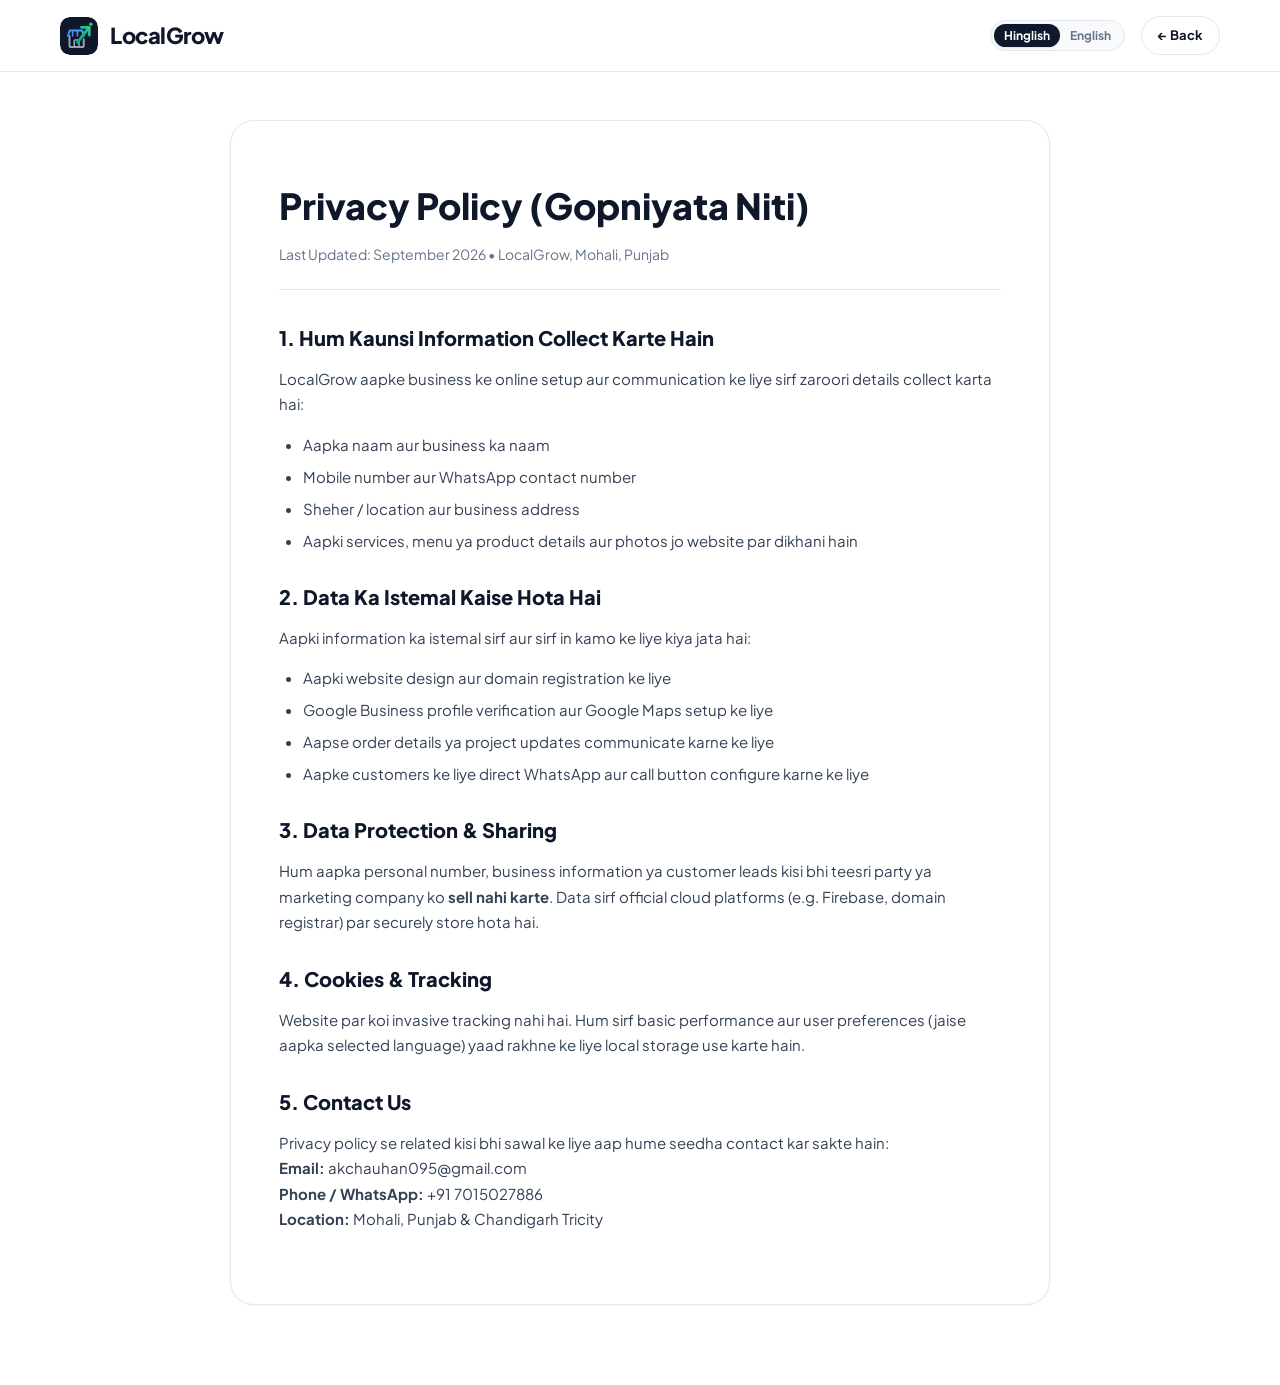
<file: privacy-policy.html>
<!DOCTYPE html>
<html lang="hi-Latn">
<head>
  <meta charset="UTF-8" />
  <meta name="viewport" content="width=device-width, initial-scale=1.0" />
  <title>Privacy Policy | LocalGrow — Aapka Business. Online Strong.</title>
  <meta name="robots" content="noindex, follow" />
  <link rel="icon" type="image/svg+xml" href="assets/logo.svg" />
  <link rel="stylesheet" href="css/style.css" />
</head>
<body>

  <!-- Header -->
  <header class="site-header">
    <div class="container header-container">
      <a href="index.html" class="brand-logo">
        <img src="assets/logo.svg" alt="LocalGrow Logo" width="38" height="38" />
        <span>LocalGrow</span>
      </a>
      <div style="display: flex; gap: 1rem; align-items: center;">
        <div class="lang-switcher">
          <button type="button" class="lang-btn active" data-lang="hinglish">Hinglish</button>
          <button type="button" class="lang-btn" data-lang="en">English</button>
        </div>
        <a href="index.html" class="btn btn-outline btn-sm">← Back</a>
      </div>
    </div>
  </header>

  <!-- Legal Content -->
  <main class="container">
    <article class="legal-container">
      <div class="legal-header">
        <h1 class="legal-title">Privacy Policy (Gopniyata Niti)</h1>
        <p class="legal-meta">Last Updated: September 2026 • LocalGrow, Mohali, Punjab</p>
      </div>

      <div class="legal-body">
        <div id="content-hinglish">
          <h2>1. Hum Kaunsi Information Collect Karte Hain</h2>
          <p>
            LocalGrow aapke business ke online setup aur communication ke liye sirf zaroori details collect karta hai:
          </p>
          <ul>
            <li>Aapka naam aur business ka naam</li>
            <li>Mobile number aur WhatsApp contact number</li>
            <li>Sheher / location aur business address</li>
            <li>Aapki services, menu ya product details aur photos jo website par dikhani hain</li>
          </ul>

          <h2>2. Data Ka Istemal Kaise Hota Hai</h2>
          <p>
            Aapki information ka istemal sirf aur sirf in kamo ke liye kiya jata hai:
          </p>
          <ul>
            <li>Aapki website design aur domain registration ke liye</li>
            <li>Google Business profile verification aur Google Maps setup ke liye</li>
            <li>Aapse order details ya project updates communicate karne ke liye</li>
            <li>Aapke customers ke liye direct WhatsApp aur call button configure karne ke liye</li>
          </ul>

          <h2>3. Data Protection & Sharing</h2>
          <p>
            Hum aapka personal number, business information ya customer leads kisi bhi teesri party ya marketing company ko <strong>sell nahi karte</strong>. Data sirf official cloud platforms (e.g. Firebase, domain registrar) par securely store hota hai.
          </p>

          <h2>4. Cookies & Tracking</h2>
          <p>
            Website par koi invasive tracking nahi hai. Hum sirf basic performance aur user preferences (jaise aapka selected language) yaad rakhne ke liye local storage use karte hain.
          </p>

          <h2>5. Contact Us</h2>
          <p>
            Privacy policy se related kisi bhi sawal ke liye aap hume seedha contact kar sakte hain:
            <br/><strong>Email:</strong> akchauhan095@gmail.com
            <br/><strong>Phone / WhatsApp:</strong> +91 7015027886
            <br/><strong>Location:</strong> Mohali, Punjab & Chandigarh Tricity
          </p>
        </div>

        <div id="content-en" style="display: none;">
          <h2>1. What Information We Collect</h2>
          <p>
            LocalGrow collects only the minimum essential information required to set up your digital business presence:
          </p>
          <ul>
            <li>Your name and registered business name</li>
            <li>Mobile phone and WhatsApp contact numbers</li>
            <li>City, local area, and physical business location</li>
            <li>Business services, menus, price sheets, and photos to be displayed on your website</li>
          </ul>

          <h2>2. How Your Information Is Used</h2>
          <p>
            Collected details are utilized exclusively for the delivery of your contracted services:
          </p>
          <ul>
            <li>Registering your custom domain and provisioning secure cloud hosting</li>
            <li>Configuring Google Business Profile and Google Maps directions</li>
            <li>Communicating project progress, revisions, and status updates</li>
            <li>Configuring direct click-to-call and WhatsApp enquiry triggers for your visitors</li>
          </ul>

          <h2>3. Data Protection & Third Parties</h2>
          <p>
            We <strong>never sell, rent, or distribute</strong> your commercial or contact information to third-party telemarketers or advertising brokers. Data is stored solely on enterprise-grade infrastructure (Firebase / domain registries) with industry standard security.
          </p>

          <h2>4. Cookies & Client Preferences</h2>
          <p>
            We do not use intrusive surveillance trackers. We employ lightweight client-side storage solely to preserve your preferred site language and ensure smooth responsiveness.
          </p>

          <h2>5. Contact & Data Access</h2>
          <p>
            For privacy inquiries or data update requests, please reach us directly:
            <br/><strong>Email:</strong> akchauhan095@gmail.com
            <br/><strong>Phone / WhatsApp:</strong> +91 7015027886
            <br/><strong>Location:</strong> Mohali, Punjab & Chandigarh Tricity
          </p>
        </div>
      </div>
    </article>
  </main>

  <script>
    const langBtns = document.querySelectorAll('.lang-btn');
    const hinglishSec = document.getElementById('content-hinglish');
    const enSec = document.getElementById('content-en');

    langBtns.forEach(btn => {
      btn.addEventListener('click', () => {
        langBtns.forEach(b => b.classList.remove('active'));
        btn.classList.add('active');
        const lang = btn.getAttribute('data-lang');
        if (lang === 'en') {
          hinglishSec.style.display = 'none';
          enSec.style.display = 'block';
        } else {
          hinglishSec.style.display = 'block';
          enSec.style.display = 'none';
        }
      });
    });

    // Sync with saved preference
    const saved = localStorage.getItem('localgrow_lang');
    if (saved === 'en') {
      document.querySelector('.lang-btn[data-lang="en"]')?.click();
    }
  </script>
</body>
</html>
</file>
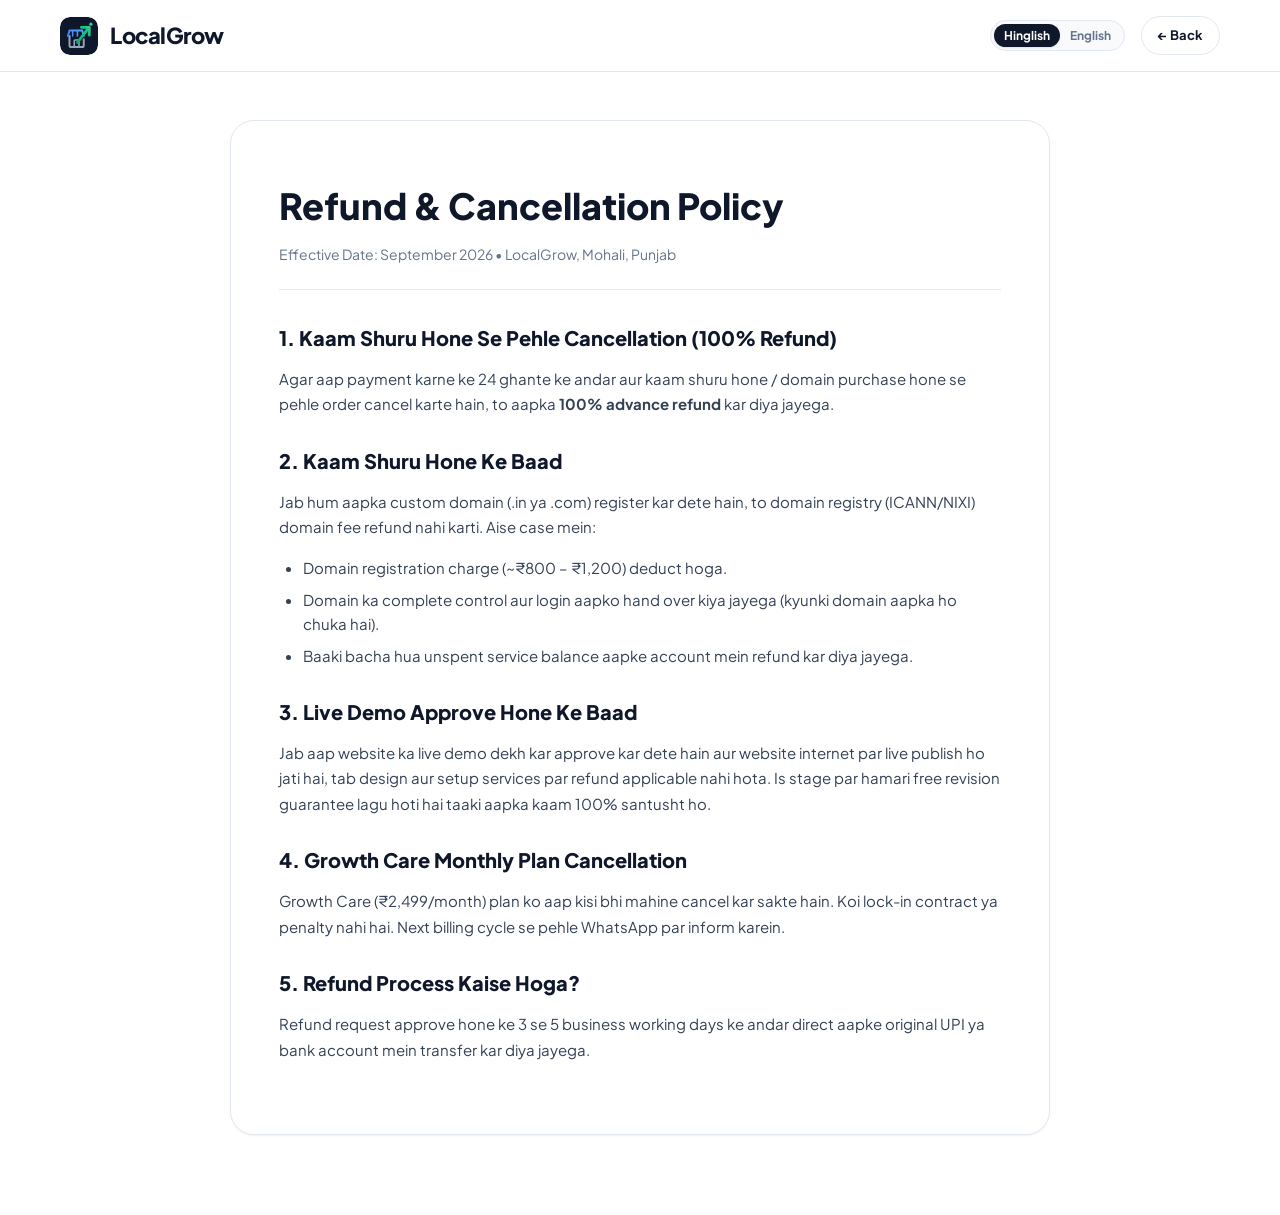
<file: refund-policy.html>
<!DOCTYPE html>
<html lang="hi-Latn">
<head>
  <meta charset="UTF-8" />
  <meta name="viewport" content="width=device-width, initial-scale=1.0" />
  <title>Refund Policy | LocalGrow — Aapka Business. Online Strong.</title>
  <meta name="robots" content="noindex, follow" />
  <link rel="icon" type="image/svg+xml" href="assets/logo.svg" />
  <link rel="stylesheet" href="css/style.css" />
</head>
<body>

  <!-- Header -->
  <header class="site-header">
    <div class="container header-container">
      <a href="index.html" class="brand-logo">
        <img src="assets/logo.svg" alt="LocalGrow Logo" width="38" height="38" />
        <span>LocalGrow</span>
      </a>
      <div style="display: flex; gap: 1rem; align-items: center;">
        <div class="lang-switcher">
          <button type="button" class="lang-btn active" data-lang="hinglish">Hinglish</button>
          <button type="button" class="lang-btn" data-lang="en">English</button>
        </div>
        <a href="index.html" class="btn btn-outline btn-sm">← Back</a>
      </div>
    </div>
  </header>

  <!-- Legal Content -->
  <main class="container">
    <article class="legal-container">
      <div class="legal-header">
        <h1 class="legal-title">Refund & Cancellation Policy</h1>
        <p class="legal-meta">Effective Date: September 2026 • LocalGrow, Mohali, Punjab</p>
      </div>

      <div class="legal-body">
        <div id="content-hinglish">
          <h2>1. Kaam Shuru Hone Se Pehle Cancellation (100% Refund)</h2>
          <p>
            Agar aap payment karne ke 24 ghante ke andar aur kaam shuru hone / domain purchase hone se pehle order cancel karte hain, to aapka <strong>100% advance refund</strong> kar diya jayega.
          </p>

          <h2>2. Kaam Shuru Hone Ke Baad</h2>
          <p>
            Jab hum aapka custom domain (.in ya .com) register kar dete hain, to domain registry (ICANN/NIXI) domain fee refund nahi karti. Aise case mein:
          </p>
          <ul>
            <li>Domain registration charge (~₹800 – ₹1,200) deduct hoga.</li>
            <li>Domain ka complete control aur login aapko hand over kiya jayega (kyunki domain aapka ho chuka hai).</li>
            <li>Baaki bacha hua unspent service balance aapke account mein refund kar diya jayega.</li>
          </ul>

          <h2>3. Live Demo Approve Hone Ke Baad</h2>
          <p>
            Jab aap website ka live demo dekh kar approve kar dete hain aur website internet par live publish ho jati hai, tab design aur setup services par refund applicable nahi hota. Is stage par hamari free revision guarantee lagu hoti hai taaki aapka kaam 100% santusht ho.
          </p>

          <h2>4. Growth Care Monthly Plan Cancellation</h2>
          <p>
            Growth Care (₹2,499/month) plan ko aap kisi bhi mahine cancel kar sakte hain. Koi lock-in contract ya penalty nahi hai. Next billing cycle se pehle WhatsApp par inform karein.
          </p>

          <h2>5. Refund Process Kaise Hoga?</h2>
          <p>
            Refund request approve hone ke 3 se 5 business working days ke andar direct aapke original UPI ya bank account mein transfer kar diya jayega.
          </p>
        </div>

        <div id="content-en" style="display: none;">
          <h2>1. Cancellation Prior to Project Mobilization (100% Refund)</h2>
          <p>
            If a cancellation request is lodged within 24 hours of initial advance payment and prior to domain purchasing or design mobilization, a <strong>100% refund</strong> is immediately credited.
          </p>

          <h2>2. Cancellations Mid-Way (After Domain Purchase)</h2>
          <p>
            Once a top-level domain (.in or .com) has been registered, third-party registrar fees are non-refundable under global registry policy. In such events:
          </p>
          <ul>
            <li>The wholesale domain registry disbursement (~₹800 – ₹1,200) is deducted.</li>
            <li>Full DNS and domain administrative credentials are fully transferred to the client.</li>
            <li>The remainder of the unspent service advance is promptly refunded.</li>
          </ul>

          <h2>3. Post-Delivery & Launch Stage</h2>
          <p>
            Following preview approval and live DNS propagation to production servers, one-time engineering fees become non-refundable. At this juncture, our included revision rounds ensure any fine-tuning requirements are fully resolved to client satisfaction.
          </p>

          <h2>4. Growth Care Subscription Cancellation</h2>
          <p>
            Clients subscribed to Growth Care (₹2,499/month) may discontinue ongoing maintenance at any time prior to the commencement of the subsequent calendar billing cycle without exit charges.
          </p>

          <h2>5. Processing & Settlement Mechanism</h2>
          <p>
            Approved refunds are credited within 3 to 5 business days directly back to the client’s originating UPI handle or verified Indian bank account.
          </p>
        </div>
      </div>
    </article>
  </main>

  <script>
    const langBtns = document.querySelectorAll('.lang-btn');
    const hinglishSec = document.getElementById('content-hinglish');
    const enSec = document.getElementById('content-en');

    langBtns.forEach(btn => {
      btn.addEventListener('click', () => {
        langBtns.forEach(b => b.classList.remove('active'));
        btn.classList.add('active');
        const lang = btn.getAttribute('data-lang');
        if (lang === 'en') {
          hinglishSec.style.display = 'none';
          enSec.style.display = 'block';
        } else {
          hinglishSec.style.display = 'block';
          enSec.style.display = 'none';
        }
      });
    });

    const saved = localStorage.getItem('localgrow_lang');
    if (saved === 'en') {
      document.querySelector('.lang-btn[data-lang="en"]')?.click();
    }
  </script>
</body>
</html>
</file>
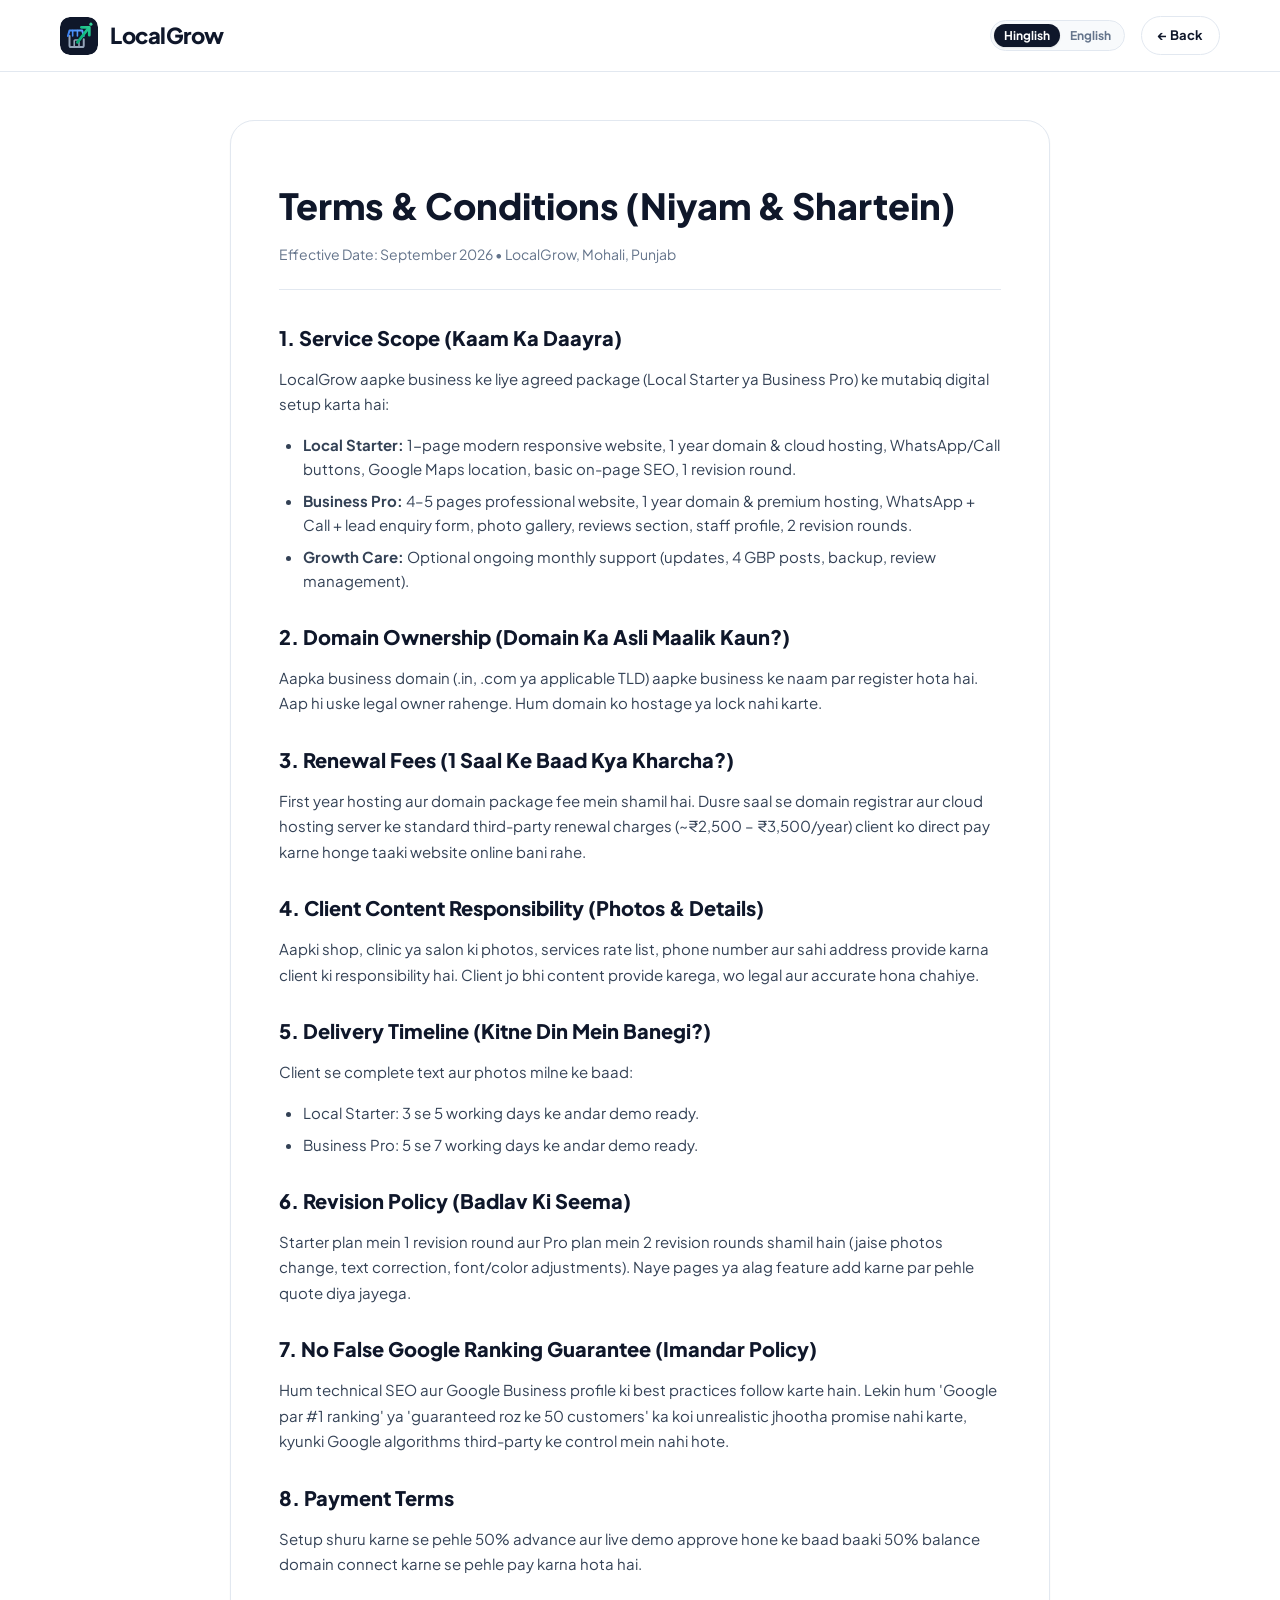
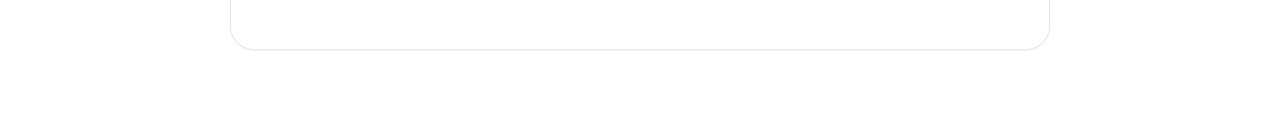
<file: terms-and-conditions.html>
<!DOCTYPE html>
<html lang="hi-Latn">
<head>
  <meta charset="UTF-8" />
  <meta name="viewport" content="width=device-width, initial-scale=1.0" />
  <title>Terms & Conditions | LocalGrow — Aapka Business. Online Strong.</title>
  <meta name="robots" content="noindex, follow" />
  <link rel="icon" type="image/svg+xml" href="assets/logo.svg" />
  <link rel="stylesheet" href="css/style.css" />
</head>
<body>

  <!-- Header -->
  <header class="site-header">
    <div class="container header-container">
      <a href="index.html" class="brand-logo">
        <img src="assets/logo.svg" alt="LocalGrow Logo" width="38" height="38" />
        <span>LocalGrow</span>
      </a>
      <div style="display: flex; gap: 1rem; align-items: center;">
        <div class="lang-switcher">
          <button type="button" class="lang-btn active" data-lang="hinglish">Hinglish</button>
          <button type="button" class="lang-btn" data-lang="en">English</button>
        </div>
        <a href="index.html" class="btn btn-outline btn-sm">← Back</a>
      </div>
    </div>
  </header>

  <!-- Legal Content -->
  <main class="container">
    <article class="legal-container">
      <div class="legal-header">
        <h1 class="legal-title">Terms & Conditions (Niyam & Shartein)</h1>
        <p class="legal-meta">Effective Date: September 2026 • LocalGrow, Mohali, Punjab</p>
      </div>

      <div class="legal-body">
        <div id="content-hinglish">
          <h2>1. Service Scope (Kaam Ka Daayra)</h2>
          <p>
            LocalGrow aapke business ke liye agreed package (Local Starter ya Business Pro) ke mutabiq digital setup karta hai:
          </p>
          <ul>
            <li><strong>Local Starter:</strong> 1-page modern responsive website, 1 year domain & cloud hosting, WhatsApp/Call buttons, Google Maps location, basic on-page SEO, 1 revision round.</li>
            <li><strong>Business Pro:</strong> 4–5 pages professional website, 1 year domain & premium hosting, WhatsApp + Call + lead enquiry form, photo gallery, reviews section, staff profile, 2 revision rounds.</li>
            <li><strong>Growth Care:</strong> Optional ongoing monthly support (updates, 4 GBP posts, backup, review management).</li>
          </ul>

          <h2>2. Domain Ownership (Domain Ka Asli Maalik Kaun?)</h2>
          <p>
            Aapka business domain (.in, .com ya applicable TLD) aapke business ke naam par register hota hai. Aap hi uske legal owner rahenge. Hum domain ko hostage ya lock nahi karte.
          </p>

          <h2>3. Renewal Fees (1 Saal Ke Baad Kya Kharcha?)</h2>
          <p>
            First year hosting aur domain package fee mein shamil hai. Dusre saal se domain registrar aur cloud hosting server ke standard third-party renewal charges (~₹2,500 – ₹3,500/year) client ko direct pay karne honge taaki website online bani rahe.
          </p>

          <h2>4. Client Content Responsibility (Photos & Details)</h2>
          <p>
            Aapki shop, clinic ya salon ki photos, services rate list, phone number aur sahi address provide karna client ki responsibility hai. Client jo bhi content provide karega, wo legal aur accurate hona chahiye.
          </p>

          <h2>5. Delivery Timeline (Kitne Din Mein Banegi?)</h2>
          <p>
            Client se complete text aur photos milne ke baad:
          </p>
          <ul>
            <li>Local Starter: 3 se 5 working days ke andar demo ready.</li>
            <li>Business Pro: 5 se 7 working days ke andar demo ready.</li>
          </ul>

          <h2>6. Revision Policy (Badlav Ki Seema)</h2>
          <p>
            Starter plan mein 1 revision round aur Pro plan mein 2 revision rounds shamil hain (jaise photos change, text correction, font/color adjustments). Naye pages ya alag feature add karne par pehle quote diya jayega.
          </p>

          <h2>7. No False Google Ranking Guarantee (Imandar Policy)</h2>
          <p>
            Hum technical SEO aur Google Business profile ki best practices follow karte hain. Lekin hum 'Google par #1 ranking' ya 'guaranteed roz ke 50 customers' ka koi unrealistic jhootha promise nahi karte, kyunki Google algorithms third-party ke control mein nahi hote.
          </p>

          <h2>8. Payment Terms</h2>
          <p>
            Setup shuru karne se pehle 50% advance aur live demo approve hone ke baad baaki 50% balance domain connect karne se pehle pay karna hota hai.
          </p>
        </div>

        <div id="content-en" style="display: none;">
          <h2>1. Service Scope & Deliverables</h2>
          <p>
            LocalGrow delivers digital setup services based strictly on the selected tier:
          </p>
          <ul>
            <li><strong>Local Starter:</strong> 1-page modern responsive website, 1 year business domain & hosting, WhatsApp/Call buttons, Google Maps location, basic local SEO, 1 revision round.</li>
            <li><strong>Business Pro:</strong> 4–5 page professional website, 1 year business domain & high-speed hosting, WhatsApp + Call + interactive enquiry form, gallery, reviews section, staff profile, 2 revision rounds.</li>
            <li><strong>Growth Care:</strong> Optional ongoing monthly maintenance (content updates, 4 Google profile posts, security monitoring, review support).</li>
          </ul>

          <h2>2. Domain Ownership Guarantee</h2>
          <p>
            Your custom business domain name is registered directly under your business name. You retain 100% full legal ownership. LocalGrow does not withhold credentials or restrict administrative control.
          </p>

          <h2>3. Year 2 Renewals & Transparency</h2>
          <p>
            The one-time setup price covers 12 continuous months of domain registration and cloud server hosting. To keep the website active beyond Year 1, standard pass-through third-party renewal charges (~₹2,500 – ₹3,500/year) apply.
          </p>

          <h2>4. Client Asset & Content Responsibilities</h2>
          <p>
            The client is responsible for supplying high-resolution photographs, authentic pricing, service descriptions, and operating hours. All supplied materials must be legally owned by the client.
          </p>

          <h2>5. Delivery Timelines</h2>
          <p>
            Commencing upon full receipt of necessary text, photos, and verification documents:
          </p>
          <ul>
            <li>Local Starter: 3 to 5 business days for preview deployment.</li>
            <li>Business Pro: 5 to 7 business days for preview deployment.</li>
          </ul>

          <h2>6. Revision Boundaries</h2>
          <p>
            Included revisions (1 round for Starter, 2 rounds for Pro) cover cosmetic styling, typography, copy refinements, and image swaps. Substantive architectural changes outside agreed scope are estimated separately upfront.
          </p>

          <h2>7. Realistic SEO & Disclaimer of Hype</h2>
          <p>
            We implement industry-standard on-page semantic SEO and Google Business setup. We strictly disclaim any guarantee of #1 ranking positions or guaranteed volumes of commercial inquiries, as search algorithms remain governed independently by search engines.
          </p>

          <h2>8. Payment Structure</h2>
          <p>
            A 50% mobilization advance is payable prior to project initiation, with the remaining 50% balance settled upon client approval of the staging preview before final domain binding.
          </p>
        </div>
      </div>
    </article>
  </main>

  <script>
    const langBtns = document.querySelectorAll('.lang-btn');
    const hinglishSec = document.getElementById('content-hinglish');
    const enSec = document.getElementById('content-en');

    langBtns.forEach(btn => {
      btn.addEventListener('click', () => {
        langBtns.forEach(b => b.classList.remove('active'));
        btn.classList.add('active');
        const lang = btn.getAttribute('data-lang');
        if (lang === 'en') {
          hinglishSec.style.display = 'none';
          enSec.style.display = 'block';
        } else {
          hinglishSec.style.display = 'block';
          enSec.style.display = 'none';
        }
      });
    });

    const saved = localStorage.getItem('localgrow_lang');
    if (saved === 'en') {
      document.querySelector('.lang-btn[data-lang="en"]')?.click();
    }
  </script>
</body>
</html>
</file>
<file: css/style.css>
/* ==========================================================================
   LocalGrow — Production Design System & Stylesheet
   Tagline: "Aapka Business. Online Strong."
   Style: Mobile-First, Modern, Transparent, High-Trust, Clean Aesthetics
   ========================================================================== */

@import url('https://fonts.googleapis.com/css2?family=Plus+Jakarta+Sans:wght@400;500;600;700;800&display=swap');

/* --- CSS Variables & Design Tokens --- */
:root {
  --font-family: 'Plus Jakarta Sans', -apple-system, BlinkMacSystemFont, 'Segoe UI', Roboto, sans-serif;
  
  /* Palette */
  --color-primary: #0F172A;       /* Deep Navy / Trust */
  --color-primary-light: #1E293B; /* Slate Navy */
  --color-primary-muted: #334155;
  
  --color-accent: #10B981;        /* Growth Emerald */
  --color-accent-hover: #059669;
  --color-accent-soft: #ECFDF5;   /* Mint Tint */
  --color-accent-border: #A7F3D0;
  
  --color-blue: #2563EB;          /* Friendly Tech Blue */
  --color-blue-soft: #EFF6FF;
  --color-blue-border: #BFDBFE;
  
  --color-bg: #FFFFFF;
  --color-surface: #F8FAFC;
  --color-surface-card: #FFFFFF;
  --color-surface-hover: #F1F5F9;
  
  --color-border: #E2E8F0;
  --color-border-subtle: #F1F5F9;
  
  --color-text: #0F172A;
  --color-text-muted: #64748B;
  --color-text-subtle: #94A3B8;
  
  --color-danger: #EF4444;
  --color-danger-soft: #FEF2F2;
  --color-warning: #F59E0B;
  --color-warning-soft: #FFFBEB;
  
  /* Elevation & Shadows */
  --shadow-sm: 0 1px 2px 0 rgba(15, 23, 42, 0.05);
  --shadow-md: 0 4px 6px -1px rgba(15, 23, 42, 0.07), 0 2px 4px -2px rgba(15, 23, 42, 0.05);
  --shadow-lg: 0 10px 15px -3px rgba(15, 23, 42, 0.08), 0 4px 6px -4px rgba(15, 23, 42, 0.04);
  --shadow-xl: 0 20px 25px -5px rgba(15, 23, 42, 0.1), 0 8px 10px -6px rgba(15, 23, 42, 0.06);
  --shadow-card: 0 1px 3px rgba(0, 0, 0, 0.05), 0 10px 20px -5px rgba(15, 23, 42, 0.04);
  
  /* Radii */
  --radius-sm: 8px;
  --radius-md: 12px;
  --radius-lg: 16px;
  --radius-xl: 24px;
  --radius-pill: 9999px;
  
  /* Spacing */
  --container-max: 1200px;
  --nav-height: 72px;
  --mobile-bar-height: 64px;
}

/* --- Base & Reset --- */
*, *::before, *::after {
  box-sizing: border-box;
  margin: 0;
  padding: 0;
}

html {
  font-family: var(--font-family);
  font-size: 16px;
  scroll-behavior: smooth;
  -webkit-text-size-adjust: 100%;
  color: var(--color-text);
  background-color: var(--color-bg);
}

body {
  line-height: 1.6;
  overflow-x: hidden;
  padding-bottom: var(--mobile-bar-height); /* Space for sticky mobile bar */
}

@media (min-width: 1024px) {
  body {
    padding-bottom: 0;
  }
}

img, svg {
  display: block;
  max-width: 100%;
}

a {
  color: inherit;
  text-decoration: none;
  transition: color 0.2s ease;
}

button {
  font-family: inherit;
  cursor: pointer;
  border: none;
  background: none;
}

ul, ol {
  list-style: none;
}

:focus-visible {
  outline: 2px solid var(--color-accent);
  outline-offset: 3px;
}

/* --- Layout Utility --- */
.container {
  width: 100%;
  max-width: var(--container-max);
  margin-left: auto;
  margin-right: auto;
  padding-left: 1.25rem;
  padding-right: 1.25rem;
}

.section {
  padding: 4.5rem 0;
}

@media (max-width: 768px) {
  .section {
    padding: 3.25rem 0;
  }
}

.section-alt {
  background-color: var(--color-surface);
  border-top: 1px solid var(--color-border);
  border-bottom: 1px solid var(--color-border);
}

.section-header {
  text-align: center;
  max-width: 720px;
  margin: 0 auto 3rem auto;
}

.section-tag {
  display: inline-flex;
  align-items: center;
  gap: 0.5rem;
  font-size: 0.8125rem;
  font-weight: 700;
  text-transform: uppercase;
  letter-spacing: 0.05em;
  color: var(--color-accent-hover);
  background-color: var(--color-accent-soft);
  border: 1px solid var(--color-accent-border);
  padding: 0.25rem 0.875rem;
  border-radius: var(--radius-pill);
  margin-bottom: 0.75rem;
}

.section-title {
  font-size: 2.125rem;
  font-weight: 800;
  color: var(--color-primary);
  line-height: 1.25;
  margin-bottom: 0.75rem;
  letter-spacing: -0.02em;
}

.section-subtitle {
  font-size: 1.0625rem;
  color: var(--color-text-muted);
  line-height: 1.55;
}

@media (max-width: 640px) {
  .section-title {
    font-size: 1.75rem;
  }
  .section-subtitle {
    font-size: 0.9375rem;
  }
}

/* --- Header & Navigation --- */
.site-header {
  position: sticky;
  top: 0;
  z-index: 1000;
  height: var(--nav-height);
  background: rgba(255, 255, 255, 0.94);
  backdrop-filter: blur(12px);
  -webkit-backdrop-filter: blur(12px);
  border-bottom: 1px solid var(--color-border);
  transition: box-shadow 0.3s ease;
}

.site-header.scrolled {
  box-shadow: var(--shadow-sm);
}

.header-container {
  display: flex;
  align-items: center;
  justify-content: space-between;
  height: 100%;
}

.brand-logo {
  display: flex;
  align-items: center;
  gap: 0.75rem;
  font-weight: 800;
  font-size: 1.375rem;
  color: var(--color-primary);
  letter-spacing: -0.02em;
}

.brand-logo img {
  width: 38px;
  height: 38px;
  border-radius: 10px;
}

.brand-tagline-micro {
  display: none;
  font-size: 0.6875rem;
  color: var(--color-text-muted);
  font-weight: 600;
}

@media (min-width: 480px) {
  .brand-logo-text {
    display: flex;
    flex-direction: column;
  }
  .brand-tagline-micro {
    display: block;
  }
}

.nav-desktop {
  display: none;
  align-items: center;
  gap: 1.5rem;
}

@media (min-width: 1024px) {
  .nav-desktop {
    display: flex;
  }
}

.nav-link {
  font-size: 0.9375rem;
  font-weight: 600;
  color: var(--color-text-muted);
  padding: 0.5rem 0.25rem;
  transition: color 0.2s;
  position: relative;
}

.nav-link:hover, .nav-link.active {
  color: var(--color-primary);
}

/* Language Switcher Component */
.lang-switcher {
  display: inline-flex;
  align-items: center;
  background-color: var(--color-surface);
  border: 1px solid var(--color-border);
  border-radius: var(--radius-pill);
  padding: 3px;
  user-select: none;
}

.lang-btn {
  padding: 4px 10px;
  font-size: 0.75rem;
  font-weight: 700;
  color: var(--color-text-muted);
  border-radius: var(--radius-pill);
  transition: all 0.2s;
}

.lang-btn.active {
  background-color: var(--color-primary);
  color: #FFFFFF;
  box-shadow: 0 1px 2px rgba(0,0,0,0.1);
}

.header-actions {
  display: flex;
  align-items: center;
  gap: 0.75rem;
}

.mobile-menu-toggle {
  display: flex;
  flex-direction: column;
  justify-content: center;
  gap: 5px;
  width: 40px;
  height: 40px;
  padding: 8px;
  border-radius: var(--radius-sm);
  background: var(--color-surface);
  border: 1px solid var(--color-border);
}

@media (min-width: 1024px) {
  .mobile-menu-toggle {
    display: none;
  }
}

.mobile-menu-toggle span {
  display: block;
  height: 2px;
  width: 100%;
  background-color: var(--color-primary);
  border-radius: 2px;
  transition: all 0.25s ease;
}

.mobile-menu-toggle.active span:nth-child(1) {
  transform: translateY(7px) rotate(45deg);
}
.mobile-menu-toggle.active span:nth-child(2) {
  opacity: 0;
}
.mobile-menu-toggle.active span:nth-child(3) {
  transform: translateY(-7px) rotate(-45deg);
}

/* Mobile Slide Drawer */
.mobile-drawer {
  position: fixed;
  top: var(--nav-height);
  left: 0;
  right: 0;
  bottom: 0;
  background-color: #FFFFFF;
  z-index: 999;
  padding: 1.5rem;
  display: flex;
  flex-direction: column;
  gap: 1.25rem;
  transform: translateX(100%);
  transition: transform 0.3s cubic-bezier(0.16, 1, 0.3, 1);
  overflow-y: auto;
  border-top: 1px solid var(--color-border);
}

.mobile-drawer.open {
  transform: translateX(0);
}

.mobile-nav-link {
  font-size: 1.125rem;
  font-weight: 700;
  color: var(--color-primary);
  padding: 0.75rem 0;
  border-bottom: 1px solid var(--color-border-subtle);
  display: flex;
  align-items: center;
  justify-content: space-between;
}

/* --- Buttons & CTAs --- */
.btn {
  display: inline-flex;
  align-items: center;
  justify-content: center;
  gap: 0.5rem;
  padding: 0.8125rem 1.625rem;
  font-size: 0.9375rem;
  font-weight: 700;
  border-radius: var(--radius-pill);
  transition: all 0.2s cubic-bezier(0.16, 1, 0.3, 1);
  text-align: center;
  white-space: nowrap;
}

.btn-primary {
  background-color: var(--color-accent);
  color: #FFFFFF;
  box-shadow: 0 4px 14px rgba(16, 185, 129, 0.25);
}

.btn-primary:hover {
  background-color: var(--color-accent-hover);
  transform: translateY(-1px);
  box-shadow: 0 6px 20px rgba(16, 185, 129, 0.35);
}

.btn-secondary {
  background-color: var(--color-primary);
  color: #FFFFFF;
  box-shadow: 0 4px 12px rgba(15, 23, 42, 0.15);
}

.btn-secondary:hover {
  background-color: var(--color-primary-light);
  transform: translateY(-1px);
}

.btn-outline {
  background-color: #FFFFFF;
  color: var(--color-primary);
  border: 1.5px solid var(--color-border);
}

.btn-outline:hover {
  background-color: var(--color-surface);
  border-color: var(--color-primary-muted);
}

.btn-whatsapp {
  background-color: #25D366;
  color: #FFFFFF;
  box-shadow: 0 4px 14px rgba(37, 211, 102, 0.3);
}

.btn-whatsapp:hover {
  background-color: #20BA56;
  transform: translateY(-1px);
}

.btn-call {
  background-color: var(--color-blue);
  color: #FFFFFF;
  box-shadow: 0 4px 14px rgba(37, 99, 235, 0.25);
}

.btn-call:hover {
  background-color: #1D4ED8;
  transform: translateY(-1px);
}

.btn-sm {
  padding: 0.5rem 1rem;
  font-size: 0.8125rem;
}

.btn-block {
  width: 100%;
}

/* --- Hero Section --- */
.hero-section {
  padding: 3.5rem 0 4rem 0;
  position: relative;
  overflow: hidden;
  background: radial-gradient(circle at top right, rgba(16, 185, 129, 0.05) 0%, rgba(255, 255, 255, 1) 65%);
}

.hero-content {
  text-align: center;
  max-width: 820px;
  margin: 0 auto 3.5rem auto;
}

.hero-badge {
  display: inline-flex;
  align-items: center;
  gap: 0.5rem;
  background-color: var(--color-accent-soft);
  color: var(--color-accent-hover);
  border: 1px solid var(--color-accent-border);
  padding: 0.375rem 1rem;
  border-radius: var(--radius-pill);
  font-size: 0.875rem;
  font-weight: 700;
  margin-bottom: 1.25rem;
}

.hero-title {
  font-size: 2.75rem;
  font-weight: 800;
  color: var(--color-primary);
  letter-spacing: -0.03em;
  line-height: 1.15;
  margin-bottom: 1.25rem;
}

@media (min-width: 768px) {
  .hero-title {
    font-size: 3.5rem;
  }
}

.hero-subtitle {
  font-size: 1.1875rem;
  color: var(--color-text-muted);
  line-height: 1.6;
  margin-bottom: 2rem;
  max-width: 680px;
  margin-left: auto;
  margin-right: auto;
}

.hero-actions {
  display: flex;
  flex-wrap: wrap;
  align-items: center;
  justify-content: center;
  gap: 1rem;
  margin-bottom: 1.5rem;
}

.hero-trust-tag {
  font-size: 0.875rem;
  color: var(--color-text-muted);
  font-weight: 600;
}

/* --- Hero Flowchart Infographic --- */
.hero-flow-card {
  background: #FFFFFF;
  border: 1px solid var(--color-border);
  border-radius: var(--radius-xl);
  padding: 2rem;
  box-shadow: var(--shadow-card);
  max-width: 1040px;
  margin: 0 auto;
}

.flow-title {
  font-size: 0.875rem;
  font-weight: 800;
  text-transform: uppercase;
  letter-spacing: 0.08em;
  color: var(--color-text-muted);
  text-align: center;
  margin-bottom: 1.75rem;
}

.flow-steps-grid {
  display: grid;
  grid-template-columns: repeat(1, 1fr);
  gap: 1rem;
  position: relative;
}

@media (min-width: 640px) {
  .flow-steps-grid {
    grid-template-columns: repeat(2, 1fr);
  }
}

@media (min-width: 1024px) {
  .flow-steps-grid {
    grid-template-columns: repeat(6, 1fr);
  }
}

.flow-step-item {
  background-color: var(--color-surface);
  border: 1.5px solid var(--color-border);
  border-radius: var(--radius-lg);
  padding: 1.25rem 0.875rem;
  text-align: center;
  display: flex;
  flex-direction: column;
  align-items: center;
  gap: 0.625rem;
  transition: all 0.2s;
  position: relative;
}

.flow-step-item:hover {
  border-color: var(--color-accent);
  background-color: #FFFFFF;
  transform: translateY(-2px);
  box-shadow: var(--shadow-sm);
}

.flow-step-item.highlight {
  background: linear-gradient(135deg, #ECFDF5 0%, #D1FAE5 100%);
  border-color: var(--color-accent);
}

.flow-icon-circle {
  width: 44px;
  height: 44px;
  border-radius: 50%;
  background: #FFFFFF;
  border: 1px solid var(--color-border);
  display: flex;
  align-items: center;
  justify-content: center;
  font-size: 1.25rem;
  box-shadow: var(--shadow-sm);
}

.flow-step-label {
  font-size: 0.8125rem;
  font-weight: 700;
  color: var(--color-primary);
  line-height: 1.35;
}

/* Arrow indicator on mobile/desktop */
.flow-arrow-down {
  display: flex;
  justify-content: center;
  color: var(--color-accent);
  font-size: 1.25rem;
  margin: -0.25rem 0;
}

@media (min-width: 1024px) {
  .flow-arrow-down {
    display: none;
  }
}

/* --- Cards Grids (Benefits, Services, Why Us) --- */
.grid-3 {
  display: grid;
  grid-template-columns: 1fr;
  gap: 1.5rem;
}

@media (min-width: 640px) {
  .grid-3 {
    grid-template-columns: repeat(2, 1fr);
  }
}

@media (min-width: 1024px) {
  .grid-3 {
    grid-template-columns: repeat(3, 1fr);
  }
}

.grid-2 {
  display: grid;
  grid-template-columns: 1fr;
  gap: 1.5rem;
}

@media (min-width: 768px) {
  .grid-2 {
    grid-template-columns: repeat(2, 1fr);
  }
}

.grid-5 {
  display: grid;
  grid-template-columns: 1fr;
  gap: 1.25rem;
}

@media (min-width: 640px) {
  .grid-5 {
    grid-template-columns: repeat(2, 1fr);
  }
}

@media (min-width: 1024px) {
  .grid-5 {
    grid-template-columns: repeat(5, 1fr);
  }
}

.benefit-card {
  background: #FFFFFF;
  border: 1px solid var(--color-border);
  border-radius: var(--radius-lg);
  padding: 1.75rem;
  transition: all 0.25s ease;
  box-shadow: var(--shadow-sm);
  display: flex;
  flex-direction: column;
  align-items: flex-start;
  gap: 1rem;
}

.benefit-card:hover {
  transform: translateY(-3px);
  border-color: var(--color-accent);
  box-shadow: var(--shadow-md);
}

.card-icon-box {
  width: 52px;
  height: 52px;
  border-radius: var(--radius-md);
  display: flex;
  align-items: center;
  justify-content: center;
  font-size: 1.5rem;
  background-color: var(--color-surface);
  border: 1px solid var(--color-border);
  color: var(--color-primary);
}

.card-icon-box.green {
  background-color: var(--color-accent-soft);
  border-color: var(--color-accent-border);
  color: var(--color-accent-hover);
}

.card-icon-box.blue {
  background-color: var(--color-blue-soft);
  border-color: var(--color-blue-border);
  color: var(--color-blue);
}

.benefit-card-title {
  font-size: 1.125rem;
  font-weight: 800;
  color: var(--color-primary);
  line-height: 1.3;
}

.benefit-card-desc {
  font-size: 0.9375rem;
  color: var(--color-text-muted);
  line-height: 1.5;
}

/* --- Problem vs Solution Visual Section --- */
.compare-container {
  display: grid;
  grid-template-columns: 1fr;
  gap: 1.5rem;
  max-width: 980px;
  margin: 0 auto;
}

@media (min-width: 768px) {
  .compare-container {
    grid-template-columns: 1fr 1fr;
  }
}

.compare-card {
  border-radius: var(--radius-xl);
  padding: 2rem;
  box-shadow: var(--shadow-sm);
  display: flex;
  flex-direction: column;
  gap: 1.25rem;
  transition: transform 0.25s ease;
}

.compare-card.problem {
  background: #FFFBFB;
  border: 1.5px solid #FECACA;
}

.compare-card.solution {
  background: #F0FDF4;
  border: 2px solid var(--color-accent);
  box-shadow: var(--shadow-lg);
  transform: scale(1.01);
}

.compare-header {
  border-bottom: 1px solid rgba(0,0,0,0.06);
  padding-bottom: 1rem;
}

.compare-heading {
  font-size: 1.375rem;
  font-weight: 800;
  display: flex;
  align-items: center;
  gap: 0.5rem;
}

.compare-card.problem .compare-heading {
  color: #DC2626;
}

.compare-card.solution .compare-heading {
  color: #059669;
}

.compare-sub {
  font-size: 0.8125rem;
  color: var(--color-text-muted);
  font-weight: 600;
  margin-top: 0.25rem;
}

.compare-list {
  display: flex;
  flex-direction: column;
  gap: 0.875rem;
}

.compare-item {
  display: flex;
  align-items: flex-start;
  gap: 0.75rem;
  font-size: 0.9375rem;
  line-height: 1.45;
}

.compare-item .icon {
  font-size: 1.125rem;
  flex-shrink: 0;
  margin-top: 1px;
}

/* --- 5-Step How It Works Flowchart --- */
.steps-container {
  max-width: 1040px;
  margin: 0 auto;
  display: flex;
  flex-direction: column;
  gap: 1.5rem;
  position: relative;
}

.step-row {
  display: flex;
  flex-direction: column;
  gap: 1rem;
  background: #FFFFFF;
  border: 1px solid var(--color-border);
  border-radius: var(--radius-lg);
  padding: 1.5rem;
  box-shadow: var(--shadow-sm);
  transition: all 0.2s;
}

@media (min-width: 640px) {
  .step-row {
    flex-direction: row;
    align-items: center;
    gap: 1.75rem;
    padding: 1.75rem 2rem;
  }
}

.step-row:hover {
  border-color: var(--color-accent);
  box-shadow: var(--shadow-md);
  transform: translateX(4px);
}

.step-badge {
  width: 50px;
  height: 50px;
  border-radius: 50%;
  background-color: var(--color-primary);
  color: #FFFFFF;
  font-size: 1.125rem;
  font-weight: 800;
  display: flex;
  align-items: center;
  justify-content: center;
  flex-shrink: 0;
  border: 3px solid var(--color-accent-soft);
}

.step-row:last-child .step-badge {
  background-color: var(--color-accent);
}

.step-content {
  flex: 1;
}

.step-title {
  font-size: 1.1875rem;
  font-weight: 800;
  color: var(--color-primary);
  margin-bottom: 0.375rem;
}

.step-desc {
  font-size: 0.9375rem;
  color: var(--color-text-muted);
}

/* --- Customer Journey Visual Timeline --- */
.journey-timeline {
  display: grid;
  grid-template-columns: 1fr;
  gap: 1rem;
  max-width: 900px;
  margin: 0 auto;
}

@media (min-width: 640px) {
  .journey-timeline {
    grid-template-columns: repeat(2, 1fr);
  }
}

@media (min-width: 1024px) {
  .journey-timeline {
    grid-template-columns: repeat(4, 1fr);
  }
}

.journey-card {
  background: #FFFFFF;
  border: 1px solid var(--color-border);
  border-radius: var(--radius-md);
  padding: 1.25rem;
  display: flex;
  flex-direction: column;
  gap: 0.75rem;
  position: relative;
  transition: all 0.2s;
}

.journey-card:hover {
  border-color: var(--color-accent);
  transform: translateY(-2px);
}

.journey-number {
  font-size: 0.75rem;
  font-weight: 800;
  color: var(--color-accent-hover);
  background: var(--color-accent-soft);
  padding: 2px 8px;
  border-radius: var(--radius-pill);
  display: inline-block;
  width: fit-content;
}

.journey-title {
  font-size: 1rem;
  font-weight: 800;
  color: var(--color-primary);
}

.journey-desc {
  font-size: 0.875rem;
  color: var(--color-text-muted);
}

.journey-card.final {
  background: linear-gradient(135deg, #ECFDF5 0%, #D1FAE5 100%);
  border-color: var(--color-accent);
  grid-column: 1 / -1;
  text-align: center;
  padding: 1.5rem;
}

/* --- Pricing Section --- */
.pricing-grid {
  display: grid;
  grid-template-columns: 1fr;
  gap: 1.75rem;
  max-width: 1100px;
  margin: 0 auto;
  align-items: stretch;
}

@media (min-width: 768px) {
  .pricing-grid {
    grid-template-columns: repeat(3, 1fr);
  }
}

.pricing-card {
  background: #FFFFFF;
  border: 1.5px solid var(--color-border);
  border-radius: var(--radius-xl);
  padding: 2rem 1.75rem;
  display: flex;
  flex-direction: column;
  justify-content: space-between;
  position: relative;
  box-shadow: var(--shadow-sm);
  transition: all 0.25s ease;
}

.pricing-card:hover {
  border-color: var(--color-primary-muted);
  box-shadow: var(--shadow-md);
  transform: translateY(-3px);
}

.pricing-card.featured {
  border-color: var(--color-accent);
  border-width: 2px;
  box-shadow: var(--shadow-xl);
  background: #FFFFFF;
}

@media (min-width: 768px) {
  .pricing-card.featured {
    transform: scale(1.03);
    z-index: 2;
  }
  .pricing-card.featured:hover {
    transform: scale(1.05) translateY(-3px);
  }
}

.pricing-badge {
  position: absolute;
  top: -14px;
  left: 50%;
  transform: translateX(-50%);
  background-color: var(--color-accent);
  color: #FFFFFF;
  font-size: 0.75rem;
  font-weight: 800;
  padding: 4px 14px;
  border-radius: var(--radius-pill);
  text-transform: uppercase;
  letter-spacing: 0.04em;
  white-space: nowrap;
}

.pricing-header {
  margin-bottom: 1.5rem;
  text-align: center;
}

.pricing-name {
  font-size: 1.375rem;
  font-weight: 800;
  color: var(--color-primary);
  margin-bottom: 0.5rem;
}

.pricing-amount {
  font-size: 2.5rem;
  font-weight: 800;
  color: var(--color-primary);
  letter-spacing: -0.03em;
  line-height: 1;
  margin-bottom: 0.375rem;
}

.pricing-period {
  font-size: 0.875rem;
  color: var(--color-text-muted);
  font-weight: 600;
}

.pricing-features {
  display: flex;
  flex-direction: column;
  gap: 0.75rem;
  margin-bottom: 2rem;
  flex: 1;
}

.pricing-feature-item {
  display: flex;
  align-items: flex-start;
  gap: 0.625rem;
  font-size: 0.875rem;
  color: var(--color-text);
  line-height: 1.4;
}

.pricing-feature-item .check {
  color: var(--color-accent);
  font-size: 1.125rem;
  flex-shrink: 0;
  margin-top: -1px;
}

/* --- Transparency & Renewal Section --- */
.transparency-grid {
  display: grid;
  grid-template-columns: 1fr;
  gap: 1.25rem;
  margin-bottom: 3.5rem;
}

@media (min-width: 640px) {
  .transparency-grid {
    grid-template-columns: repeat(2, 1fr);
  }
}

@media (min-width: 1024px) {
  .transparency-grid {
    grid-template-columns: repeat(3, 1fr);
  }
}

.transparency-card {
  background: #FFFFFF;
  border: 1px solid var(--color-border);
  border-left: 4px solid var(--color-accent);
  border-radius: var(--radius-md);
  padding: 1.5rem;
  box-shadow: var(--shadow-sm);
}

.transparency-title {
  font-size: 1.0625rem;
  font-weight: 800;
  color: var(--color-primary);
  margin-bottom: 0.5rem;
}

.transparency-desc {
  font-size: 0.9375rem;
  color: var(--color-text-muted);
  line-height: 1.5;
}

/* Timeline: What happens after Year 1 */
.timeline-box {
  background: #FFFFFF;
  border: 1px solid var(--color-border);
  border-radius: var(--radius-xl);
  padding: 2.25rem 1.75rem;
  box-shadow: var(--shadow-card);
  max-width: 960px;
  margin: 0 auto;
}

.timeline-title {
  font-size: 1.25rem;
  font-weight: 800;
  color: var(--color-primary);
  text-align: center;
  margin-bottom: 2rem;
}

.timeline-steps {
  display: grid;
  grid-template-columns: 1fr;
  gap: 1.5rem;
  position: relative;
}

@media (min-width: 768px) {
  .timeline-steps {
    grid-template-columns: repeat(3, 1fr);
  }
}

.timeline-col {
  background-color: var(--color-surface);
  border: 1px solid var(--color-border);
  border-radius: var(--radius-lg);
  padding: 1.5rem;
  text-align: center;
  display: flex;
  flex-direction: column;
  gap: 0.75rem;
}

.timeline-col-year {
  font-size: 0.8125rem;
  font-weight: 800;
  text-transform: uppercase;
  letter-spacing: 0.06em;
  color: var(--color-accent-hover);
  background: var(--color-accent-soft);
  padding: 4px 10px;
  border-radius: var(--radius-pill);
  display: inline-block;
  margin: 0 auto;
}

.timeline-col-desc {
  font-size: 0.875rem;
  color: var(--color-text-muted);
  line-height: 1.5;
}

/* --- Interactive Quote Wizard --- */
.quote-wrapper {
  max-width: 740px;
  margin: 0 auto;
  background: #FFFFFF;
  border: 1px solid var(--color-border);
  border-radius: var(--radius-xl);
  padding: 2rem 1.5rem;
  box-shadow: var(--shadow-xl);
}

@media (min-width: 640px) {
  .quote-wrapper {
    padding: 2.75rem 2.25rem;
  }
}

.wizard-progress {
  display: flex;
  align-items: center;
  justify-content: space-between;
  margin-bottom: 2rem;
  position: relative;
}

.progress-track {
  position: absolute;
  top: 50%;
  left: 10px;
  right: 10px;
  height: 3px;
  background-color: var(--color-border);
  transform: translateY(-50%);
  z-index: 1;
}

.progress-bar-fill {
  height: 100%;
  background-color: var(--color-accent);
  width: 25%;
  transition: width 0.3s ease;
}

.progress-step-node {
  width: 32px;
  height: 32px;
  border-radius: 50%;
  background: #FFFFFF;
  border: 2px solid var(--color-border);
  display: flex;
  align-items: center;
  justify-content: center;
  font-size: 0.8125rem;
  font-weight: 800;
  color: var(--color-text-muted);
  position: relative;
  z-index: 2;
  transition: all 0.2s;
}

.progress-step-node.active {
  border-color: var(--color-accent);
  background: var(--color-accent);
  color: #FFFFFF;
}

.progress-step-node.completed {
  border-color: var(--color-accent);
  background: var(--color-accent-soft);
  color: var(--color-accent-hover);
}

.wizard-step {
  display: none;
}

.wizard-step.active {
  display: block;
  animation: fadeIn 0.3s ease forwards;
}

@keyframes fadeIn {
  from { opacity: 0; transform: translateY(6px); }
  to { opacity: 1; transform: translateY(0); }
}

.wizard-step-label {
  font-size: 1.25rem;
  font-weight: 800;
  color: var(--color-primary);
  margin-bottom: 1.5rem;
  text-align: center;
}

.option-cards-grid {
  display: grid;
  grid-template-columns: 1fr;
  gap: 0.875rem;
  margin-bottom: 2rem;
}

@media (min-width: 640px) {
  .option-cards-grid {
    grid-template-columns: repeat(2, 1fr);
  }
}

.option-card-btn {
  background: var(--color-surface);
  border: 1.5px solid var(--color-border);
  border-radius: var(--radius-md);
  padding: 1.125rem;
  text-align: left;
  font-size: 0.9375rem;
  font-weight: 700;
  color: var(--color-primary);
  display: flex;
  align-items: center;
  justify-content: space-between;
  transition: all 0.2s;
}

.option-card-btn:hover {
  border-color: var(--color-accent);
  background: #FFFFFF;
}

.option-card-btn.selected {
  border-color: var(--color-accent);
  background: var(--color-accent-soft);
  color: var(--color-accent-hover);
}

.option-card-btn .check-icon {
  width: 20px;
  height: 20px;
  border-radius: 50%;
  border: 1.5px solid var(--color-border);
  display: flex;
  align-items: center;
  justify-content: center;
  font-size: 0.75rem;
  color: transparent;
}

.option-card-btn.selected .check-icon {
  border-color: var(--color-accent);
  background: var(--color-accent);
  color: #FFFFFF;
}

.form-field-group {
  display: flex;
  flex-direction: column;
  gap: 1rem;
  margin-bottom: 2rem;
}

.input-field {
  width: 100%;
  padding: 0.875rem 1.125rem;
  border-radius: var(--radius-md);
  border: 1.5px solid var(--color-border);
  font-size: 0.9375rem;
  font-family: inherit;
  color: var(--color-primary);
  background: #FFFFFF;
  transition: border-color 0.2s, box-shadow 0.2s;
}

.input-field:focus {
  outline: none;
  border-color: var(--color-accent);
  box-shadow: 0 0 0 3px rgba(16, 185, 129, 0.15);
}

textarea.input-field {
  resize: vertical;
  min-height: 80px;
}

.wizard-nav-btns {
  display: flex;
  align-items: center;
  justify-content: space-between;
  gap: 1rem;
}

.wizard-success-state {
  text-align: center;
  padding: 1.5rem 0;
  display: none;
}

.success-icon-badge {
  width: 64px;
  height: 64px;
  border-radius: 50%;
  background: var(--color-accent-soft);
  border: 2px solid var(--color-accent-border);
  color: var(--color-accent);
  display: flex;
  align-items: center;
  justify-content: center;
  font-size: 2rem;
  margin: 0 auto 1.25rem auto;
}

/* --- Quick Contact Section --- */
.quick-options-grid {
  display: flex;
  flex-wrap: wrap;
  gap: 0.75rem;
  justify-content: center;
  max-width: 800px;
  margin: 0 auto 2.5rem auto;
}

.quick-pill {
  padding: 0.625rem 1.25rem;
  background: #FFFFFF;
  border: 1.5px solid var(--color-border);
  border-radius: var(--radius-pill);
  font-size: 0.875rem;
  font-weight: 700;
  color: var(--color-primary);
  cursor: pointer;
  transition: all 0.2s;
}

.quick-pill:hover, .quick-pill.active {
  background: var(--color-primary);
  border-color: var(--color-primary);
  color: #FFFFFF;
}

.contact-action-boxes {
  display: grid;
  grid-template-columns: 1fr;
  gap: 1.25rem;
  max-width: 640px;
  margin: 0 auto;
}

@media (min-width: 640px) {
  .contact-action-boxes {
    grid-template-columns: 1fr 1fr;
  }
}

.contact-box {
  background: #FFFFFF;
  border: 1px solid var(--color-border);
  border-radius: var(--radius-lg);
  padding: 1.75rem;
  text-align: center;
  display: flex;
  flex-direction: column;
  align-items: center;
  gap: 0.875rem;
  box-shadow: var(--shadow-sm);
}

/* --- Trust & Ethics Section --- */
.trust-cards-grid {
  display: grid;
  grid-template-columns: 1fr;
  gap: 1.25rem;
  max-width: 980px;
  margin: 0 auto;
}

@media (min-width: 640px) {
  .trust-cards-grid {
    grid-template-columns: repeat(2, 1fr);
  }
}

.trust-card {
  background: #FFFFFF;
  border: 1px solid var(--color-border);
  border-radius: var(--radius-lg);
  padding: 1.5rem;
  display: flex;
  gap: 1rem;
  align-items: flex-start;
}

.trust-icon {
  font-size: 1.5rem;
  flex-shrink: 0;
}

.trust-title {
  font-size: 1.0625rem;
  font-weight: 800;
  color: var(--color-primary);
  margin-bottom: 0.375rem;
}

.trust-desc {
  font-size: 0.875rem;
  color: var(--color-text-muted);
}

/* --- Sticky Mobile Bottom CTA Bar --- */
.mobile-bottom-bar {
  display: flex;
  align-items: center;
  justify-content: space-between;
  gap: 0.75rem;
  position: fixed;
  bottom: 0;
  left: 0;
  right: 0;
  height: var(--mobile-bar-height);
  background: rgba(255, 255, 255, 0.96);
  backdrop-filter: blur(12px);
  -webkit-backdrop-filter: blur(12px);
  border-top: 1px solid var(--color-border);
  padding: 0 1rem;
  z-index: 900;
  box-shadow: 0 -4px 12px rgba(0,0,0,0.06);
}

@media (min-width: 1024px) {
  .mobile-bottom-bar {
    display: none;
  }
}

.mobile-bottom-bar .btn {
  flex: 1;
  padding: 0.625rem 0.75rem;
  font-size: 0.875rem;
}

/* --- Footer --- */
.site-footer {
  background-color: var(--color-primary);
  color: #94A3B8;
  padding: 4.5rem 0 2rem 0;
  border-top: 1px solid var(--color-primary-light);
}

.footer-top {
  display: grid;
  grid-template-columns: 1fr;
  gap: 2.5rem;
  margin-bottom: 3.5rem;
}

@media (min-width: 640px) {
  .footer-top {
    grid-template-columns: 2fr 1fr;
  }
}

@media (min-width: 1024px) {
  .footer-top {
    grid-template-columns: 2fr 1fr 1fr 1.5fr;
  }
}

.footer-brand .brand-logo {
  color: #FFFFFF;
  margin-bottom: 0.75rem;
}

.footer-tagline {
  color: var(--color-accent);
  font-weight: 700;
  font-size: 0.9375rem;
  margin-bottom: 0.75rem;
}

.footer-desc {
  font-size: 0.875rem;
  line-height: 1.6;
  max-width: 320px;
}

.footer-heading {
  font-size: 0.9375rem;
  font-weight: 800;
  color: #FFFFFF;
  text-transform: uppercase;
  letter-spacing: 0.05em;
  margin-bottom: 1.25rem;
}

.footer-links-list {
  display: flex;
  flex-direction: column;
  gap: 0.625rem;
}

.footer-links-list a {
  font-size: 0.875rem;
  color: #94A3B8;
  transition: color 0.2s;
}

.footer-links-list a:hover {
  color: #FFFFFF;
}

.footer-contact-item {
  display: flex;
  align-items: flex-start;
  gap: 0.625rem;
  font-size: 0.875rem;
  margin-bottom: 0.75rem;
  line-height: 1.4;
}

.footer-bottom {
  border-top: 1px solid rgba(255, 255, 255, 0.1);
  padding-top: 2rem;
  display: flex;
  flex-direction: column;
  gap: 1rem;
  align-items: center;
  text-align: center;
  font-size: 0.8125rem;
}

@media (min-width: 768px) {
  .footer-bottom {
    flex-direction: row;
    justify-content: space-between;
    text-align: left;
  }
}

.footer-legal-links {
  display: flex;
  gap: 1.25rem;
}

.footer-legal-links a:hover {
  color: #FFFFFF;
}

/* --- Toast Notification Component --- */
.toast-container {
  position: fixed;
  bottom: 80px;
  right: 20px;
  z-index: 2000;
  display: flex;
  flex-direction: column;
  gap: 10px;
}

@media (min-width: 1024px) {
  .toast-container {
    bottom: 24px;
    right: 24px;
  }
}

.toast {
  background: var(--color-primary);
  color: #FFFFFF;
  padding: 0.875rem 1.25rem;
  border-radius: var(--radius-md);
  font-size: 0.875rem;
  font-weight: 600;
  display: flex;
  align-items: center;
  gap: 0.75rem;
  box-shadow: var(--shadow-lg);
  animation: slideInRight 0.3s ease;
  border-left: 4px solid var(--color-accent);
}

@keyframes slideInRight {
  from { transform: translateX(100%); opacity: 0; }
  to { transform: translateX(0); opacity: 1; }
}

/* --- Legal Page Styles --- */
.legal-container {
  max-width: 820px;
  margin: 3rem auto 5rem auto;
  background: #FFFFFF;
  border: 1px solid var(--color-border);
  border-radius: var(--radius-xl);
  padding: 2.5rem 1.5rem;
  box-shadow: var(--shadow-sm);
}

@media (min-width: 640px) {
  .legal-container {
    padding: 3.5rem 3rem;
  }
}

.legal-header {
  border-bottom: 1px solid var(--color-border);
  padding-bottom: 1.5rem;
  margin-bottom: 2rem;
}

.legal-title {
  font-size: 2.25rem;
  font-weight: 800;
  color: var(--color-primary);
  margin-bottom: 0.5rem;
}

.legal-meta {
  font-size: 0.875rem;
  color: var(--color-text-muted);
}

.legal-body h2 {
  font-size: 1.25rem;
  font-weight: 800;
  color: var(--color-primary);
  margin: 1.75rem 0 0.75rem 0;
}

.legal-body p {
  font-size: 0.9375rem;
  color: var(--color-primary-muted);
  line-height: 1.7;
  margin-bottom: 1rem;
}

.legal-body ul {
  list-style: disc;
  margin-left: 1.5rem;
  margin-bottom: 1.25rem;
  display: flex;
  flex-direction: column;
  gap: 0.5rem;
  font-size: 0.9375rem;
  color: var(--color-primary-muted);
}

/* --- Admin Dashboard Styles --- */
.admin-login-box {
  max-width: 420px;
  margin: 5rem auto;
  background: #FFFFFF;
  border: 1px solid var(--color-border);
  border-radius: var(--radius-xl);
  padding: 2.5rem;
  box-shadow: var(--shadow-xl);
  text-align: center;
}

.admin-dashboard-container {
  max-width: 1200px;
  margin: 2rem auto;
  padding: 0 1.25rem;
}

.admin-header-bar {
  display: flex;
  flex-wrap: wrap;
  align-items: center;
  justify-content: space-between;
  gap: 1rem;
  margin-bottom: 2rem;
}

.admin-table-wrapper {
  background: #FFFFFF;
  border: 1px solid var(--color-border);
  border-radius: var(--radius-lg);
  overflow-x: auto;
  box-shadow: var(--shadow-sm);
}

.admin-table {
  width: 100%;
  border-collapse: collapse;
  text-align: left;
  font-size: 0.875rem;
}

.admin-table th {
  background: var(--color-surface);
  padding: 0.875rem 1rem;
  font-weight: 700;
  color: var(--color-primary);
  border-bottom: 1px solid var(--color-border);
}

.admin-table td {
  padding: 1rem;
  border-bottom: 1px solid var(--color-border-subtle);
  vertical-align: top;
}

.status-badge {
  display: inline-block;
  padding: 3px 8px;
  border-radius: var(--radius-pill);
  font-size: 0.75rem;
  font-weight: 700;
  text-transform: uppercase;
}

.status-new { background: #DBEAFE; color: #1D4ED8; }
.status-contacted { background: #FEF3C7; color: #B45309; }
.status-demo { background: #E0E7FF; color: #4338CA; }
.status-followup { background: #FCE7F3; color: #BE185D; }
.status-converted { background: #D1FAE5; color: #047857; }
.status-not_interested { background: #F1F5F9; color: #64748B; }

/* ==========================================================================
   New Comfort & Trust Enhancements (Voice Guide, Demo Showcase, FAQ, Calculator)
   ========================================================================== */

/* --- 1. Audio Explainer Widget --- */
.audio-guide-bar {
  display: flex;
  flex-wrap: wrap;
  align-items: center;
  justify-content: center;
  gap: 1rem;
  background: linear-gradient(135deg, #F0FDF4 0%, #FFFFFF 100%);
  border: 1.5px solid var(--color-accent-border);
  border-radius: var(--radius-pill);
  padding: 0.625rem 1.25rem;
  margin: 1.5rem auto 0 auto;
  max-width: 620px;
  box-shadow: 0 4px 12px rgba(16, 185, 129, 0.08);
}

.audio-play-btn {
  display: inline-flex;
  align-items: center;
  gap: 0.5rem;
  background: var(--color-accent);
  color: #FFFFFF;
  border-radius: var(--radius-pill);
  padding: 0.45rem 1rem;
  font-size: 0.8125rem;
  font-weight: 700;
  transition: all 0.2s;
  box-shadow: 0 2px 8px rgba(16, 185, 129, 0.3);
}

.audio-play-btn:hover {
  background: var(--color-accent-hover);
  transform: scale(1.02);
}

.audio-equalizer {
  display: none;
  align-items: center;
  gap: 3px;
  height: 16px;
}

.audio-equalizer.playing {
  display: inline-flex;
}

.audio-equalizer span {
  display: inline-block;
  width: 3px;
  height: 100%;
  background-color: var(--color-accent);
  border-radius: 2px;
  animation: equalize 0.8s ease-in-out infinite alternate;
}

.audio-equalizer span:nth-child(2) { animation-delay: 0.2s; }
.audio-equalizer span:nth-child(3) { animation-delay: 0.4s; }
.audio-equalizer span:nth-child(4) { animation-delay: 0.1s; }

@keyframes equalize {
  0% { height: 4px; }
  100% { height: 16px; }
}

.audio-status-text {
  font-size: 0.8125rem;
  font-weight: 600;
  color: var(--color-primary);
}

/* --- 2. Live Demo Showcase --- */
.showcase-tabs-nav {
  display: flex;
  flex-wrap: wrap;
  gap: 0.5rem;
  justify-content: center;
  margin-bottom: 2rem;
}

.showcase-tab-btn {
  padding: 0.625rem 1.25rem;
  border-radius: var(--radius-pill);
  font-size: 0.875rem;
  font-weight: 700;
  background: #FFFFFF;
  border: 1.5px solid var(--color-border);
  color: var(--color-text-muted);
  cursor: pointer;
  transition: all 0.2s;
}

.showcase-tab-btn:hover {
  border-color: var(--color-accent);
  color: var(--color-primary);
}

.showcase-tab-btn.active {
  background: var(--color-primary);
  border-color: var(--color-primary);
  color: #FFFFFF;
  box-shadow: var(--shadow-sm);
}

.mockup-phone-frame {
  max-width: 440px;
  margin: 0 auto;
  background: #0F172A;
  border-radius: 40px;
  padding: 12px;
  box-shadow: 0 25px 50px -12px rgba(15, 23, 42, 0.25);
  border: 4px solid #334155;
}

.mockup-screen-inner {
  background: #FFFFFF;
  border-radius: 30px;
  overflow: hidden;
  padding: 1.25rem 1rem 1.5rem 1rem;
  display: flex;
  flex-direction: column;
  gap: 1rem;
}

.mockup-browser-bar {
  display: flex;
  align-items: center;
  justify-content: space-between;
  background: #F8FAFC;
  border: 1px solid #E2E8F0;
  border-radius: 20px;
  padding: 4px 10px;
  font-size: 0.6875rem;
  color: #64748B;
  margin-bottom: 0.25rem;
}

.mockup-biz-header {
  border-bottom: 1px solid #F1F5F9;
  padding-bottom: 0.75rem;
}

.mockup-biz-title {
  font-size: 1.125rem;
  font-weight: 800;
  color: var(--color-primary);
}

.mockup-biz-badge {
  display: inline-block;
  font-size: 0.6875rem;
  color: #059669;
  background: #ECFDF5;
  padding: 2px 8px;
  border-radius: 12px;
  font-weight: 700;
  margin-top: 2px;
}

.mockup-services-list {
  display: flex;
  flex-direction: column;
  gap: 0.5rem;
}

.mockup-service-item {
  display: flex;
  align-items: center;
  justify-content: space-between;
  background: #F8FAFC;
  border: 1px solid #E2E8F0;
  border-radius: var(--radius-sm);
  padding: 0.625rem 0.75rem;
  font-size: 0.8125rem;
  font-weight: 600;
  color: #334155;
}

.mockup-action-btn {
  background: #25D366;
  color: #FFFFFF;
  font-size: 0.875rem;
  font-weight: 700;
  padding: 0.75rem;
  border-radius: var(--radius-pill);
  text-align: center;
  display: flex;
  align-items: center;
  justify-content: center;
  gap: 0.5rem;
  box-shadow: 0 4px 10px rgba(37, 211, 102, 0.25);
}

/* --- 3. ROI Calculator --- */
.roi-calculator-card {
  max-width: 680px;
  margin: 0 auto;
  background: #FFFFFF;
  border: 1px solid var(--color-border);
  border-radius: var(--radius-xl);
  padding: 2rem 1.75rem;
  box-shadow: var(--shadow-card);
}

.roi-slider-row {
  margin-bottom: 1.75rem;
}

.roi-slider-label {
  display: flex;
  justify-content: space-between;
  font-size: 0.9375rem;
  font-weight: 700;
  color: var(--color-primary);
  margin-bottom: 0.5rem;
}

.roi-range-input {
  width: 100%;
  accent-color: var(--color-accent);
  cursor: pointer;
}

.roi-result-banner {
  background: linear-gradient(135deg, #ECFDF5 0%, #D1FAE5 100%);
  border: 1.5px solid var(--color-accent-border);
  border-radius: var(--radius-lg);
  padding: 1.25rem 1.5rem;
  text-align: center;
}

.roi-result-heading {
  font-size: 1.25rem;
  font-weight: 800;
  color: #065F46;
  margin-bottom: 0.25rem;
}

.roi-result-desc {
  font-size: 0.875rem;
  color: #047857;
  line-height: 1.45;
}

/* --- 4. FAQ Accordion --- */
.faq-accordion-list {
  max-width: 820px;
  margin: 0 auto;
  display: flex;
  flex-direction: column;
  gap: 1rem;
}

.faq-item {
  background: #FFFFFF;
  border: 1px solid var(--color-border);
  border-radius: var(--radius-lg);
  overflow: hidden;
  transition: all 0.2s;
}

.faq-item:hover {
  border-color: var(--color-accent);
}

.faq-question-btn {
  width: 100%;
  text-align: left;
  padding: 1.25rem 1.5rem;
  font-size: 1.0625rem;
  font-weight: 800;
  color: var(--color-primary);
  display: flex;
  align-items: center;
  justify-content: space-between;
  gap: 1rem;
  background: none;
}

.faq-chevron {
  font-size: 1.25rem;
  color: var(--color-accent);
  transition: transform 0.25s ease;
}

.faq-item.open .faq-chevron {
  transform: rotate(180deg);
}

.faq-answer-pane {
  display: none;
  padding: 0 1.5rem 1.25rem 1.5rem;
  font-size: 0.9375rem;
  color: var(--color-text-muted);
  line-height: 1.6;
  border-top: 1px solid var(--color-border-subtle);
}

.faq-item.open .faq-answer-pane {
  display: block;
}

/* --- 5. Privacy & Security Trust Badges Grid --- */
.security-badges-grid {
  display: grid;
  grid-template-columns: 1fr;
  gap: 1rem;
  max-width: 900px;
  margin: 2rem auto 0 auto;
}

@media (min-width: 640px) {
  .security-badges-grid {
    grid-template-columns: repeat(2, 1fr);
  }
}

@media (min-width: 1024px) {
  .security-badges-grid {
    grid-template-columns: repeat(4, 1fr);
  }
}

.security-badge-item {
  background: #FFFFFF;
  border: 1px solid var(--color-border);
  border-radius: var(--radius-md);
  padding: 1rem;
  text-align: center;
  display: flex;
  flex-direction: column;
  align-items: center;
  gap: 0.375rem;
}

.security-badge-icon {
  font-size: 1.5rem;
}

.security-badge-title {
  font-size: 0.875rem;
  font-weight: 800;
  color: var(--color-primary);
}

.security-badge-desc {
  font-size: 0.75rem;
  color: var(--color-text-muted);
  line-height: 1.35;
}

/* --- 6. Voice Note CTA Button --- */
.voice-note-box {
  background: #FFFBEB;
  border: 1.5px dashed #FCD34D;
  border-radius: var(--radius-lg);
  padding: 1.25rem;
  text-align: center;
  max-width: 640px;
  margin: 1.5rem auto 0 auto;
  display: flex;
  flex-direction: column;
  align-items: center;
  gap: 0.625rem;
}

.voice-note-btn {
  display: inline-flex;
  align-items: center;
  gap: 0.5rem;
  background: #25D366;
  color: #FFFFFF;
  font-size: 0.9375rem;
  font-weight: 700;
  padding: 0.75rem 1.5rem;
  border-radius: var(--radius-pill);
  box-shadow: 0 4px 12px rgba(37, 211, 102, 0.25);
  transition: all 0.2s;
}

.voice-note-btn:hover {
  background: #20BA56;
  transform: translateY(-1px);
}
</file>
